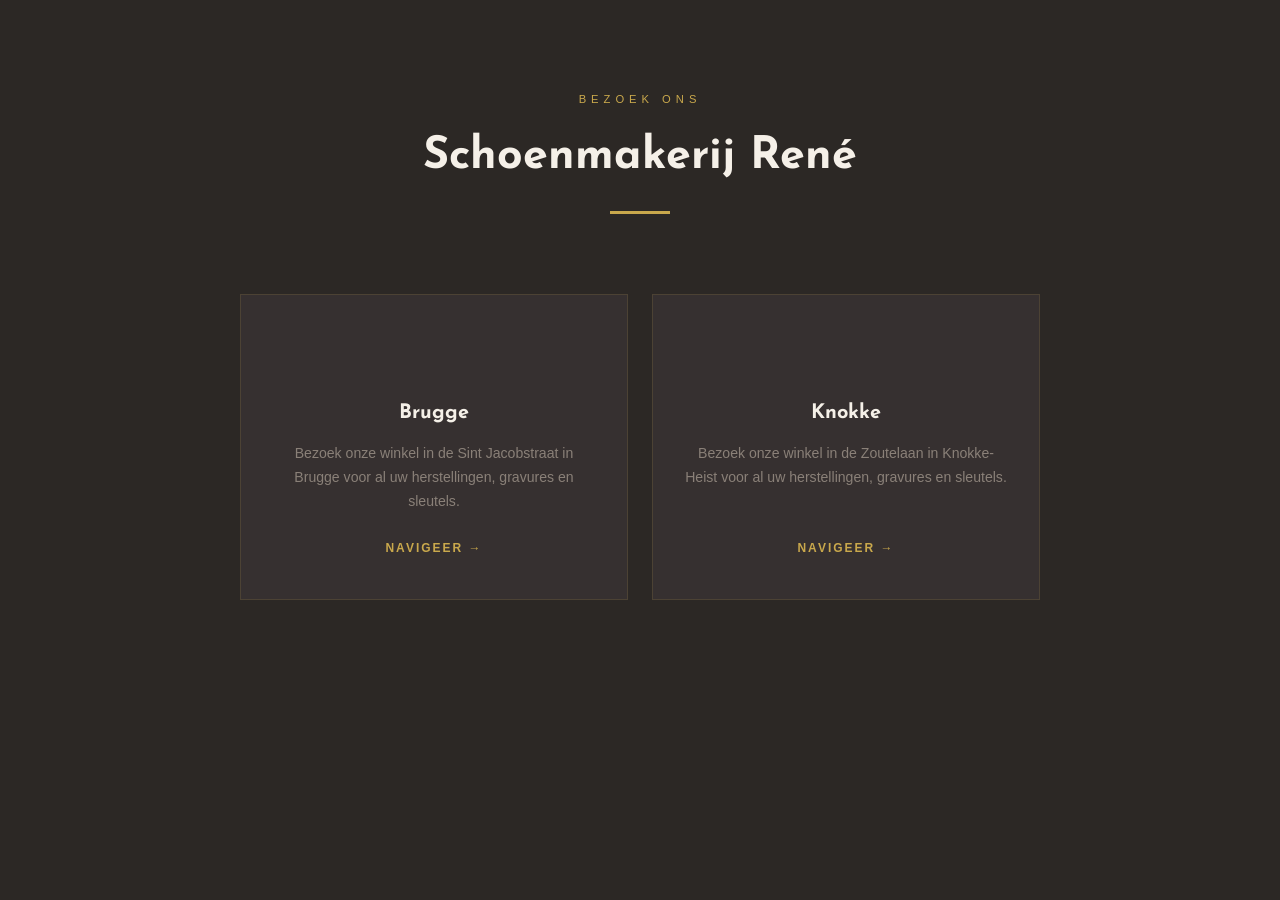
<file: index.html>
<!DOCTYPE html>
<html lang="nl">

<head>
    <meta charset="UTF-8" />
    <meta name="viewport" content="width=device-width, initial-scale=1.0" />
    <title>Schoenmakerij René</title>
    <link href="https://fonts.googleapis.com/css2?family=Josefin+Sans:wght@100;300;400;600;700&display=swap"
        rel="stylesheet" />
    <link rel="stylesheet" href="./CSS/style.css" />
</head>

<body>
    <!-- ══ ONZE WINKELS ══ -->
    <section id="winkels">
        <div class="section-header-centered">
            <p class="section-label">Bezoek ons</p>
            <h2 class="section-title">Schoenmakerij René</h2>
            <div class="gold-divider"></div>
        </div>

        <div class="tiles-grid location-grid">

            <!-- Kaart Brugge -->
                <a href="https://schoenmakerijrene.be/" class="tile" target="_blank" rel="noopener">
                    <div class="tile-icon">
                        <svg xmlns="http://www.w3.org/2000/svg" viewBox="0 0 24 24" fill="none" stroke="currentColor"
                            stroke-width="1.5" stroke-linecap="round" stroke-linejoin="round">
                            <path d="M15 10.5a3 3 0 11-6 0 3 3 0 016 0z" />
                            <path d="M19.5 10.5c0 7.142-7.5 11.25-7.5 11.25S4.5 17.642 4.5 10.5a7.5 7.5 0 1115 0z" />
                        </svg>
                    </div>
                    <h3 class="tile-title">Brugge</h3>
                    <p class="tile-desc">Bezoek onze winkel in de Sint Jacobstraat in Brugge voor al uw herstellingen, gravures en
                        sleutels.</p>
                    <span class="tile-link">Navigeer →</span>
                </a>
            <!-- Kaart Knokke -->
                <a href="Landing.html" class="tile" target="_blank" rel="noopener">
                    <div class="tile-icon">
                        <svg xmlns="http://www.w3.org/2000/svg" viewBox="0 0 24 24" fill="none" stroke="currentColor"
                            stroke-width="1.5" stroke-linecap="round" stroke-linejoin="round">
                            <path d="M15 10.5a3 3 0 11-6 0 3 3 0 016 0z" />
                            <path d="M19.5 10.5c0 7.142-7.5 11.25-7.5 11.25S4.5 17.642 4.5 10.5a7.5 7.5 0 1115 0z" />
                        </svg>
                    </div>
                    <h3 class="tile-title">Knokke</h3>
                    <p class="tile-desc">Bezoek onze winkel in de Zoutelaan in Knokke-Heist voor al uw herstellingen, gravures en
                        sleutels.
                    </p>
                    <span class="tile-link">Navigeer →</span>
                </a>
        </div>
    </section>

</body>

</html>
</file>
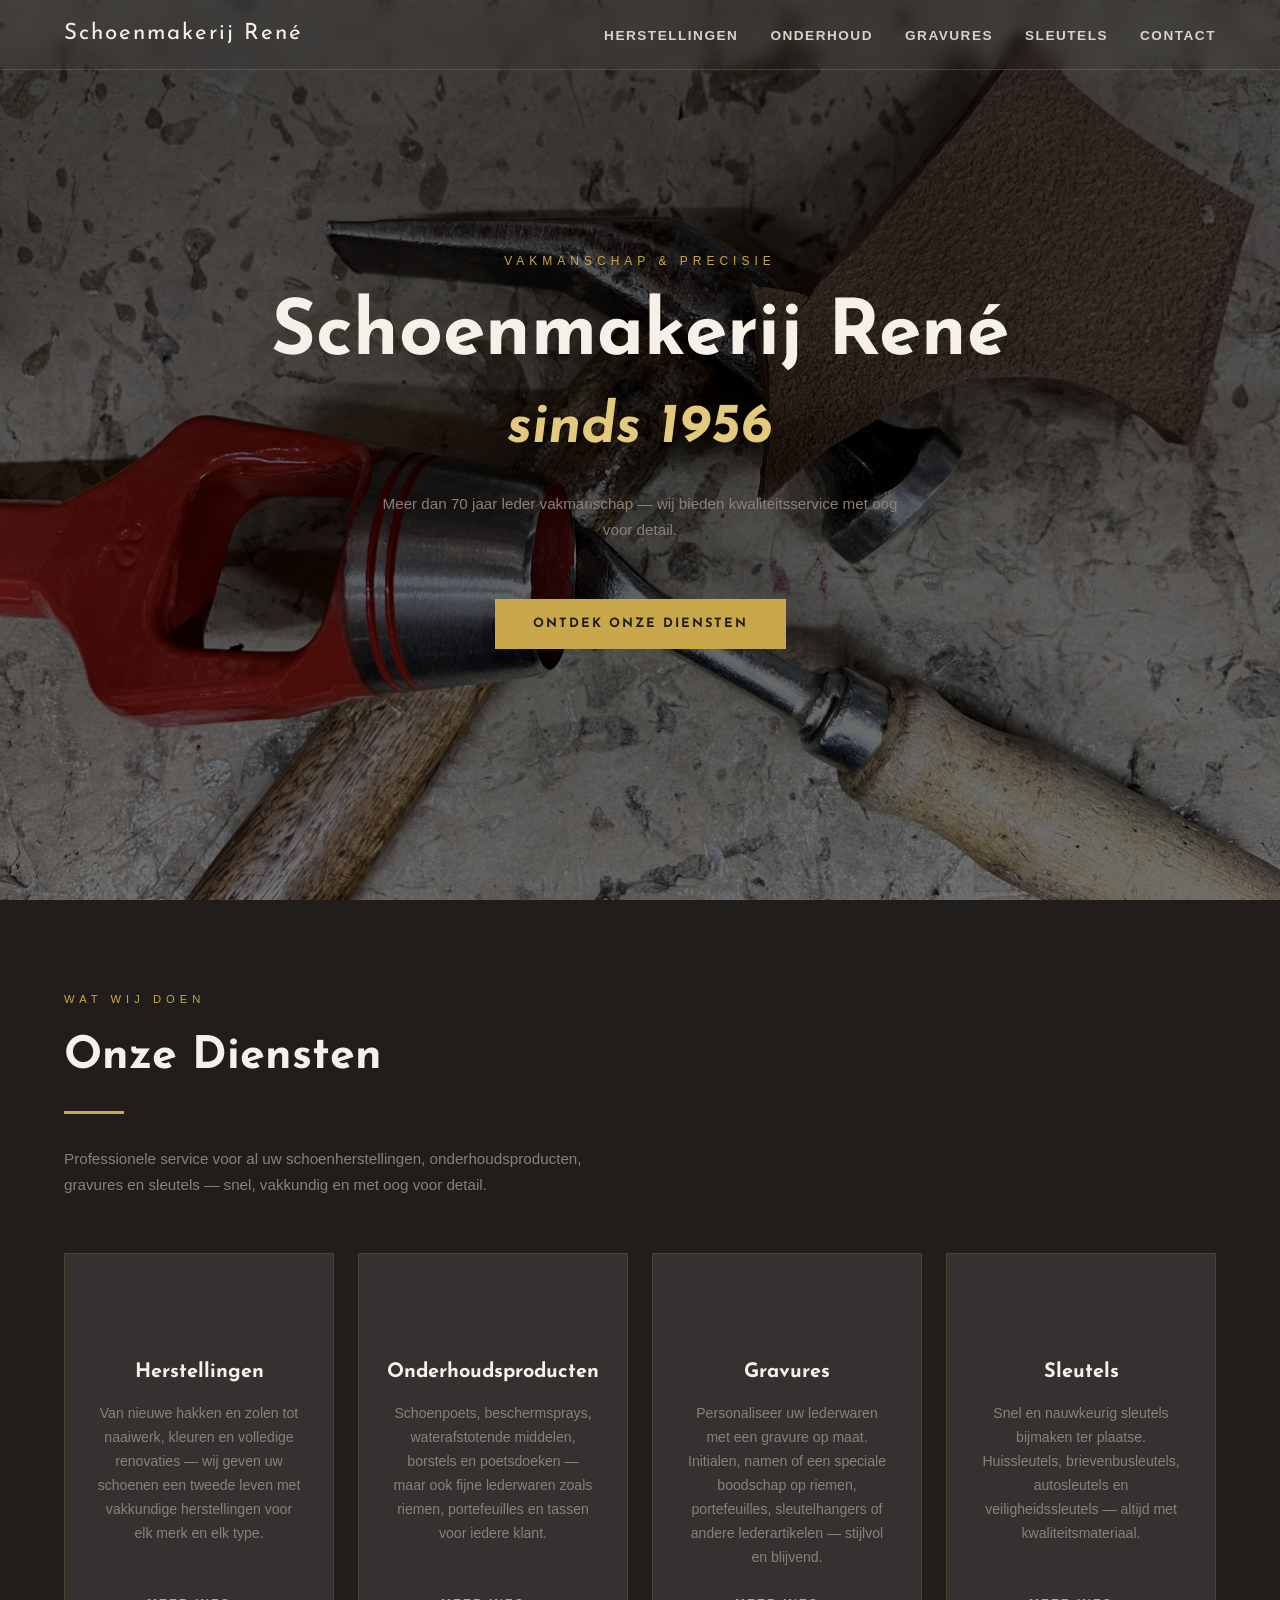
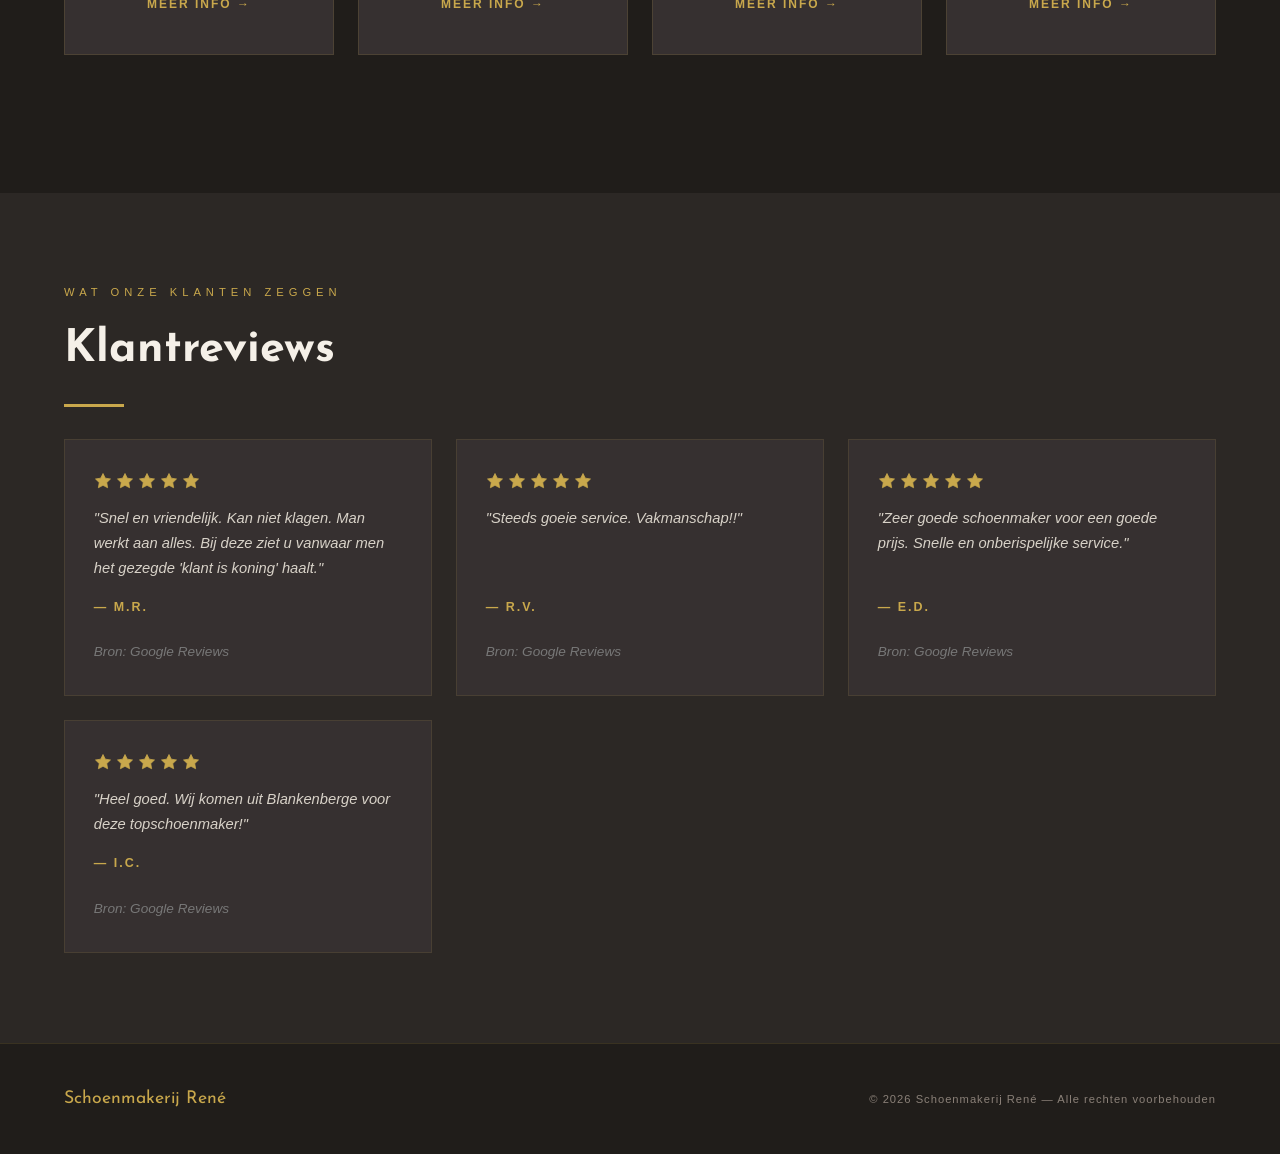
<file: Landing.html>
<!DOCTYPE html>
<html lang="nl">

<head>
    <meta charset="UTF-8" />
    <meta name="viewport" content="width=device-width, initial-scale=1.0" />
    <title>Schoenmakerij René</title>
    <link href="https://fonts.googleapis.com/css2?family=Josefin+Sans:wght@100;300;400;600;700&display=swap"
        rel="stylesheet" />
    <link rel="stylesheet" href="./CSS/style.css" />
</head>

<body>
    

    <!-- ══ NAVIGATIE ══ -->
    <section class="hero">
        <nav>
            <a href="Landing.html" class="nav-logo"><span>Schoenmakerij René</span></a>
            <ul class="nav-links">
                <li><a href="./Herstellingen/Repair.html">Herstellingen</a></li>
                <li><a href="./Care/Care.html">Onderhoud</a></li>
                <li><a href="./Gravures/Gravures.html">Gravures</a></li>
                <li><a href="./Keys/Keys.html">Sleutels</a></li>
                <li><a href="./Contact/Contact.html">Contact</a></li>
            </ul>
        </nav>

        <!-- ══ HERO ══ -->

        <p class="hero-eyebrow">Vakmanschap &amp; Precisie</p>
        <h1>Schoenmakerij René<br /><em> sinds 1956</em></h1>
        <p class="section-subtitle">Meer dan 70 jaar leder vakmanschap — wij bieden kwaliteitsservice met oog voor
            detail.
        </p>
        <a href="#diensten" class="btn-gold">Ontdek onze diensten</a>
    </section>

    <!-- ══ DIENSTEN TEGELS ══ -->
    <section id="diensten">
        <div>
            <p class="section-label">Wat wij doen</p>
            <h2 class="section-title">Onze Diensten</h2>
            <div class="gold-divider"></div>
            <p class="section-subtitle">Professionele service voor al uw schoenherstellingen, onderhoudsproducten,
                gravures en sleutels — snel, vakkundig en met oog voor detail.</p>
        </div>
        <div class="tiles-grid">
            <div class="tiles-grid">

                <!-- Tegel 1: Herstellingen -->
                <a href="./Herstellingen/Repair.html" class="tile" id="herstellingen">
                    <div class="tile-icon">
                        <svg xmlns="http://www.w3.org/2000/svg" viewBox="0 0 24 24" fill="none" stroke="currentColor"
                            stroke-width="1.5" stroke-linecap="round" stroke-linejoin="round">
                            <path
                                d="M14.7 6.3a1 1 0 000 1.4l1.6 1.6a1 1 0 001.4 0l3.77-3.77a6 6 0 01-7.94 7.94l-6.91 6.91a2.12 2.12 0 01-3-3l6.91-6.91a6 6 0 017.94-7.94l-3.76 3.76z" />
                        </svg>
                    </div>
                    <h3 class="tile-title">Herstellingen</h3>
                    <p class="tile-desc">
                        Van nieuwe hakken en zolen tot naaiwerk, kleuren en volledige renovaties — wij geven uw schoenen
                        een tweede leven met vakkundige herstellingen voor elk merk en elk type.
                    </p>
                    <span class="tile-link">Meer info →</span>
                </a>

                <!-- Tegel 2: Onderhoudsproducten -->
                <a href="./Care/Care.html" class="tile" id="onderhoudsproducten">
                    <div class="tile-icon">
                        <svg xmlns="http://www.w3.org/2000/svg" viewBox="0 0 24 24" fill="none" stroke="currentColor"
                            stroke-width="1.5" stroke-linecap="round" stroke-linejoin="round">
                            <path
                                d="M9.5 2A2.5 2.5 0 0112 4.5v1A2.5 2.5 0 019.5 8h-5A2.5 2.5 0 012 5.5v-1A2.5 2.5 0 014.5 2h5z" />
                            <path d="M12 4.5h1.5A5.5 5.5 0 0119 10v0a5.5 5.5 0 01-5.5 5.5H12" />
                            <path d="M9.5 15.5v4a2 2 0 002 2h1a2 2 0 002-2v-4" />
                            <line x1="9.5" y1="8" x2="9.5" y2="15.5" />
                        </svg>
                    </div>
                    <h3 class="tile-title">Onderhoudsproducten</h3>
                    <p class="tile-desc">
                        Schoenpoets, beschermsprays, waterafstotende middelen, borstels en poetsdoeken — maar ook fijne
                        lederwaren zoals riemen, portefeuilles en tassen voor iedere klant.
                    </p>
                    <span class="tile-link">Meer info →</span>
                </a>

                <!-- Tegel 3: Gravures -->
                <a href="./Gravures/Gravures.html" class="tile" id="gravures">
                    <div class="tile-icon">
                        <svg xmlns="http://www.w3.org/2000/svg" viewBox="0 0 24 24" fill="none" stroke="currentColor"
                            stroke-width="1.5" stroke-linecap="round" stroke-linejoin="round">
                            <path d="M12 20h9" />
                            <path d="M16.5 3.5a2.121 2.121 0 013 3L7 19l-4 1 1-4L16.5 3.5z" />
                        </svg>
                    </div>
                    <h3 class="tile-title">Gravures</h3>
                    <p class="tile-desc">
                        Personaliseer uw lederwaren met een gravure op maat. Initialen, namen of een speciale boodschap
                        op riemen, portefeuilles, sleutelhangers of andere lederartikelen — stijlvol en blijvend.
                    </p>
                    <span class="tile-link">Meer info →</span>
                </a>

                <!-- Tegel 4: Sleutels -->
                <a href="/Keys/Keys.html" class="tile" id="sleutels">
                    <div class="tile-icon">
                        <svg xmlns="http://www.w3.org/2000/svg" viewBox="0 0 24 24" fill="none" stroke="currentColor"
                            stroke-width="1.5" stroke-linecap="round" stroke-linejoin="round">
                            <path
                                d="M21 2l-2 2m-7.61 7.61a5.5 5.5 0 11-7.778 7.778 5.5 5.5 0 017.777-7.777zm0 0L15.5 7.5m0 0l3 3L22 7l-3-3m-3.5 3.5L19 4" />
                        </svg>
                    </div>
                    <h3 class="tile-title">Sleutels</h3>
                    <p class="tile-desc">
                        Snel en nauwkeurig sleutels bijmaken ter plaatse. Huissleutels, brievenbusleutels, autosleutels
                        en veiligheidssleutels — altijd met kwaliteitsmateriaal.
                    </p>
                    <span class="tile-link">Meer info →</span>
                </a>

            </div>
    </section>
    <!-- ══ REVIEWS ══ -->
    <section class="reviews-section">
        <p class="section-label">Wat onze klanten zeggen</p>
        <h2 class="section-title">Klantreviews</h2>
        <div class="gold-divider"></div>
        <div class="reviews-grid">

            <div class="review-card">
                <div class="review-stars">
                    <svg viewBox="0 0 24 24">
                        <polygon
                            points="12,2 15.09,8.26 22,9.27 17,14.14 18.18,21.02 12,17.77 5.82,21.02 7,14.14 2,9.27 8.91,8.26" />
                    </svg>
                    <svg viewBox="0 0 24 24">
                        <polygon
                            points="12,2 15.09,8.26 22,9.27 17,14.14 18.18,21.02 12,17.77 5.82,21.02 7,14.14 2,9.27 8.91,8.26" />
                    </svg>
                    <svg viewBox="0 0 24 24">
                        <polygon
                            points="12,2 15.09,8.26 22,9.27 17,14.14 18.18,21.02 12,17.77 5.82,21.02 7,14.14 2,9.27 8.91,8.26" />
                    </svg>
                    <svg viewBox="0 0 24 24">
                        <polygon
                            points="12,2 15.09,8.26 22,9.27 17,14.14 18.18,21.02 12,17.77 5.82,21.02 7,14.14 2,9.27 8.91,8.26" />
                    </svg>
                    <svg viewBox="0 0 24 24">
                        <polygon
                            points="12,2 15.09,8.26 22,9.27 17,14.14 18.18,21.02 12,17.77 5.82,21.02 7,14.14 2,9.27 8.91,8.26" />
                    </svg>
                </div>
                <p class="review-text">"Snel en vriendelijk. Kan niet klagen. Man werkt aan alles. Bij deze ziet u
                    vanwaar men
                    het gezegde 'klant is koning' haalt."</p>
                <p class="review-author">— M.R.</p>
                <p class="review-source">Bron: Google Reviews</p>
            </div>

            <div class="review-card">
                <div class="review-stars">
                    <svg viewBox="0 0 24 24">
                        <polygon
                            points="12,2 15.09,8.26 22,9.27 17,14.14 18.18,21.02 12,17.77 5.82,21.02 7,14.14 2,9.27 8.91,8.26" />
                    </svg>
                    <svg viewBox="0 0 24 24">
                        <polygon
                            points="12,2 15.09,8.26 22,9.27 17,14.14 18.18,21.02 12,17.77 5.82,21.02 7,14.14 2,9.27 8.91,8.26" />
                    </svg>
                    <svg viewBox="0 0 24 24">
                        <polygon
                            points="12,2 15.09,8.26 22,9.27 17,14.14 18.18,21.02 12,17.77 5.82,21.02 7,14.14 2,9.27 8.91,8.26" />
                    </svg>
                    <svg viewBox="0 0 24 24">
                        <polygon
                            points="12,2 15.09,8.26 22,9.27 17,14.14 18.18,21.02 12,17.77 5.82,21.02 7,14.14 2,9.27 8.91,8.26" />
                    </svg>
                    <svg viewBox="0 0 24 24">
                        <polygon
                            points="12,2 15.09,8.26 22,9.27 17,14.14 18.18,21.02 12,17.77 5.82,21.02 7,14.14 2,9.27 8.91,8.26" />
                    </svg>
                </div>
                <p class="review-text">"Steeds goeie service. Vakmanschap!!"</p>
                <p class="review-author">— R.V.</p>
                <p class="review-source">Bron: Google Reviews</p>
            </div>

            <div class="review-card">
                <div class="review-stars">
                    <svg viewBox="0 0 24 24">
                        <polygon
                            points="12,2 15.09,8.26 22,9.27 17,14.14 18.18,21.02 12,17.77 5.82,21.02 7,14.14 2,9.27 8.91,8.26" />
                    </svg>
                    <svg viewBox="0 0 24 24">
                        <polygon
                            points="12,2 15.09,8.26 22,9.27 17,14.14 18.18,21.02 12,17.77 5.82,21.02 7,14.14 2,9.27 8.91,8.26" />
                    </svg>
                    <svg viewBox="0 0 24 24">
                        <polygon
                            points="12,2 15.09,8.26 22,9.27 17,14.14 18.18,21.02 12,17.77 5.82,21.02 7,14.14 2,9.27 8.91,8.26" />
                    </svg>
                    <svg viewBox="0 0 24 24">
                        <polygon
                            points="12,2 15.09,8.26 22,9.27 17,14.14 18.18,21.02 12,17.77 5.82,21.02 7,14.14 2,9.27 8.91,8.26" />
                    </svg>
                    <svg viewBox="0 0 24 24">
                        <polygon
                            points="12,2 15.09,8.26 22,9.27 17,14.14 18.18,21.02 12,17.77 5.82,21.02 7,14.14 2,9.27 8.91,8.26" />
                    </svg>
                </div>
                <p class="review-text">"Zeer goede schoenmaker voor een goede prijs. Snelle en onberispelijke service."
                </p>
                <p class="review-author">— E.D.</p>
                <p class="review-source">Bron: Google Reviews</p>
            </div>

            <div class="review-card">
                <div class="review-stars">
                    <svg viewBox="0 0 24 24">
                        <polygon
                            points="12,2 15.09,8.26 22,9.27 17,14.14 18.18,21.02 12,17.77 5.82,21.02 7,14.14 2,9.27 8.91,8.26" />
                    </svg>
                    <svg viewBox="0 0 24 24">
                        <polygon
                            points="12,2 15.09,8.26 22,9.27 17,14.14 18.18,21.02 12,17.77 5.82,21.02 7,14.14 2,9.27 8.91,8.26" />
                    </svg>
                    <svg viewBox="0 0 24 24">
                        <polygon
                            points="12,2 15.09,8.26 22,9.27 17,14.14 18.18,21.02 12,17.77 5.82,21.02 7,14.14 2,9.27 8.91,8.26" />
                    </svg>
                    <svg viewBox="0 0 24 24">
                        <polygon
                            points="12,2 15.09,8.26 22,9.27 17,14.14 18.18,21.02 12,17.77 5.82,21.02 7,14.14 2,9.27 8.91,8.26" />
                    </svg>
                    <svg viewBox="0 0 24 24">
                        <polygon
                            points="12,2 15.09,8.26 22,9.27 17,14.14 18.18,21.02 12,17.77 5.82,21.02 7,14.14 2,9.27 8.91,8.26" />
                    </svg>
                </div>
                <p class="review-text">"Heel goed. Wij komen uit Blankenberge voor deze topschoenmaker!"</p>
                <p class="review-author">— I.C.</p>
                <p class="review-source">Bron: Google Reviews</p>
            </div>

    </section>

    <!-- ══ FOOTER ══ -->
    <footer>
        <a href="index.html" class="footer-logo">Schoenmakerij René</a>
        <p class="footer-copy">© 2026 Schoenmakerij René — Alle rechten voorbehouden</p>
    </footer>

</body>

</html>
</file>
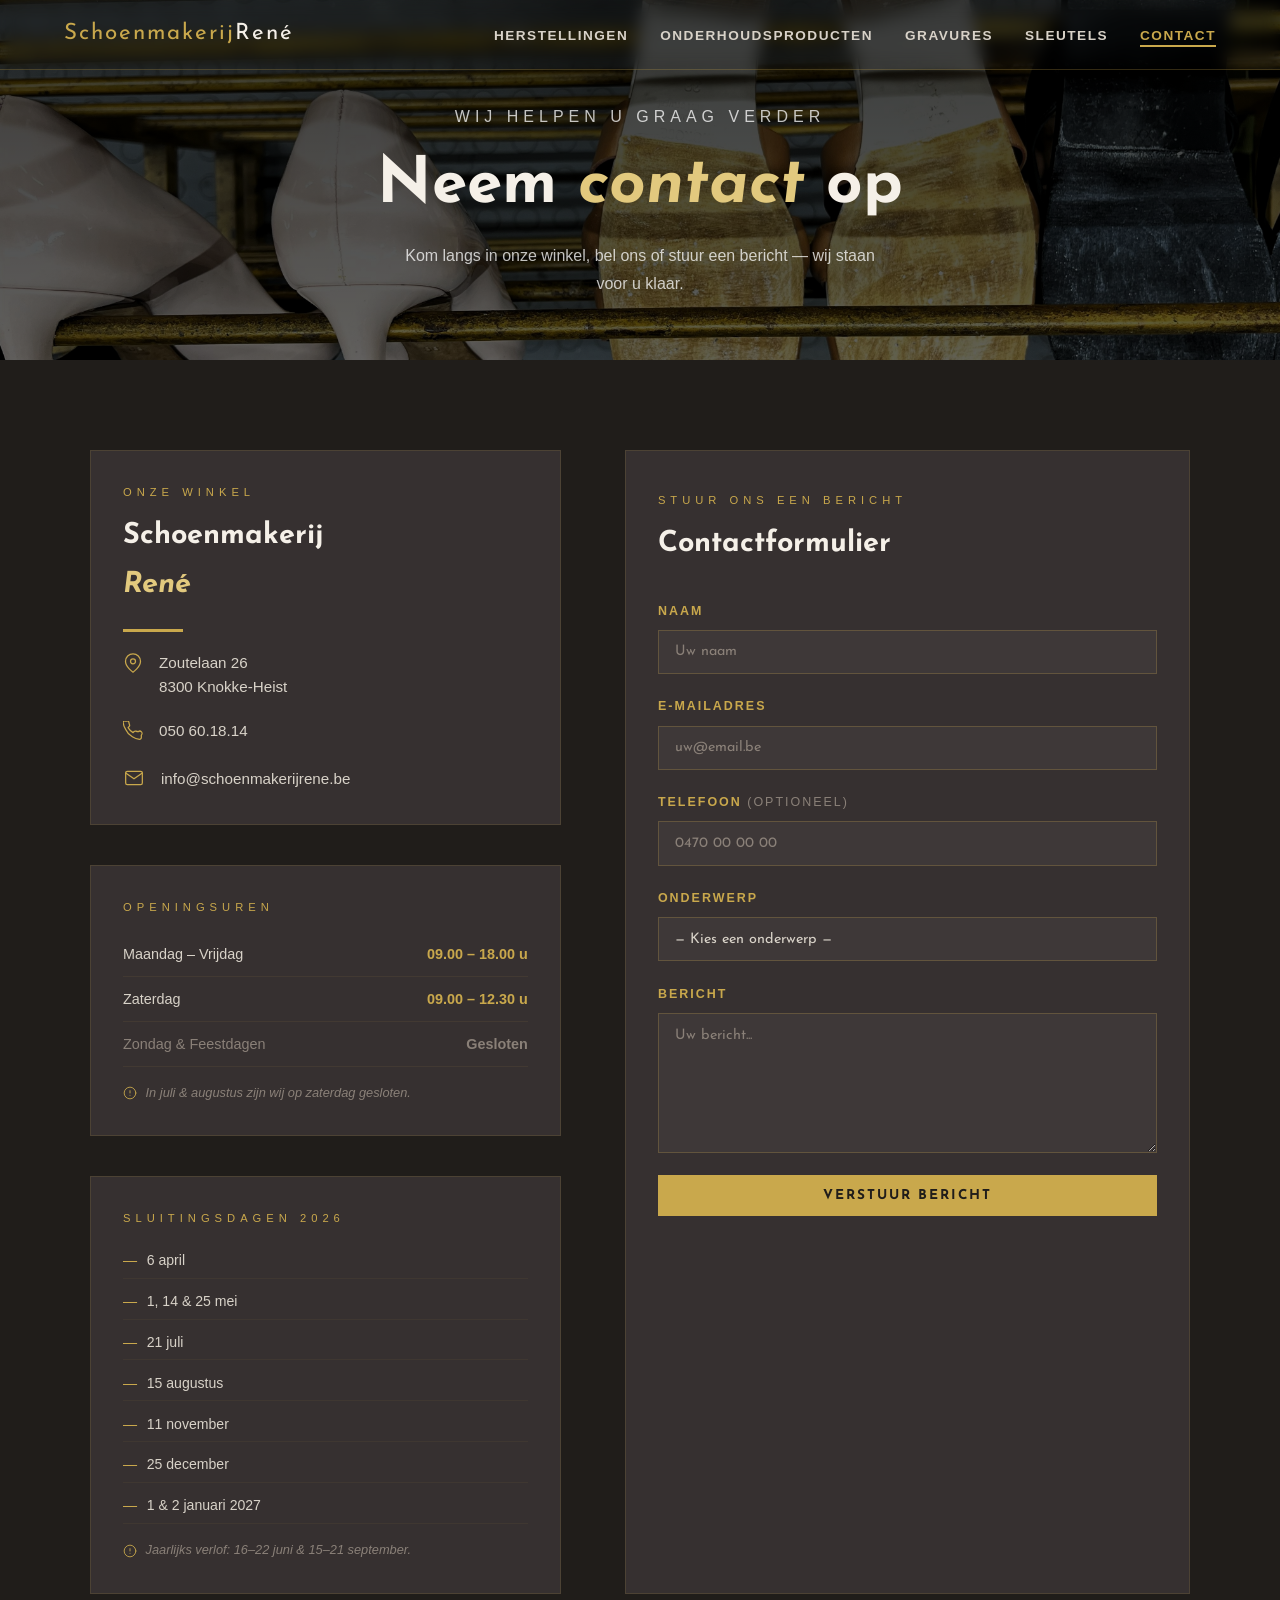
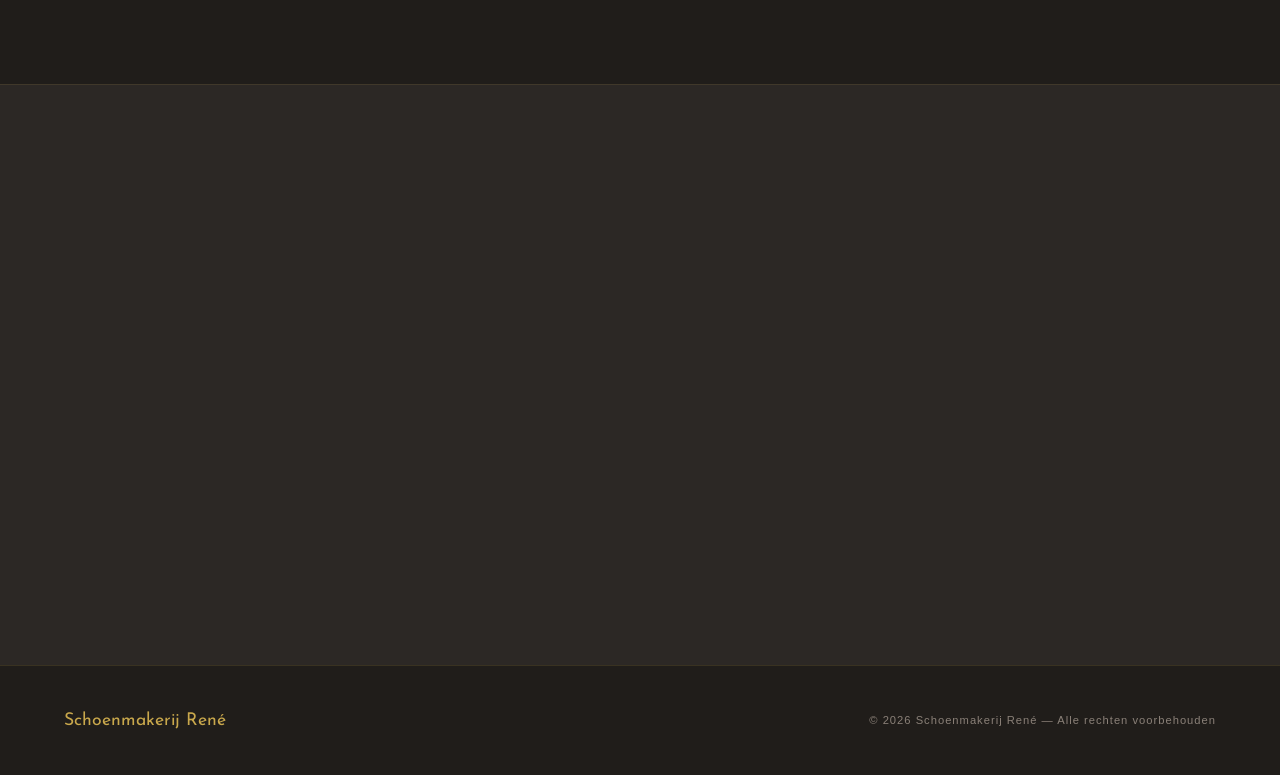
<file: Contact/Contact.html>
<!DOCTYPE html>
<html lang="nl">

<head>
    <meta charset="UTF-8" />
    <meta name="viewport" content="width=device-width, initial-scale=1.0" />
    <title>Contact — Schoenmakerij René</title>
    <link href="https://fonts.googleapis.com/css2?family=Josefin+Sans:wght@100;300;400;600;700&display=swap"
        rel="stylesheet" />
    <link rel="stylesheet" href="../CSS/style.css" />
    <link rel="stylesheet" href="Contact.css" />
</head>

<body>

    <!-- ══ NAVIGATIE ══ -->
    <nav>
        <a href="../Landing.html" class="nav-logo">Schoenmakerij<span>René</span></a>
        <ul class="nav-links">
            <li><a href="../Herstellingen/Repair.html">Herstellingen</a></li>
            <li><a href="../Care/Care.html">Onderhoudsproducten</a></li>
            <li><a href="../Gravures/Gravures.html">Gravures</a></li>
            <li><a href="../Keys/Keys.html">Sleutels</a></li>
            <li><a href="Contact.html" class="active">Contact</a></li>
        </ul>
    </nav>

    <!-- ══ PAGE HERO ══ -->
    <section class="page-hero">
        <p class="hero-eyebrow">Wij helpen u graag verder</p>
        <h1>Neem <em>contact</em> op</h1>
        <p>Kom langs in onze winkel, bel ons of stuur een bericht — wij staan voor u klaar.</p>
    </section>

    <!-- ══ CONTACT GRID ══ -->
    <section class="contact-page-section">
        <div class="contact-page-grid">

            <!-- Linkerkolom: info -->
            <div class="contact-info-col">

                <div class="contact-info-block">
                    <p class="section-label">Onze winkel</p>
                    <h2 class="section-title" style="font-size:1.8rem;">Schoenmakerij<br /><em
                            style="color:var(--gold-light); font-style:italic;">René</em></h2>
                    <div class="gold-divider" style="margin: 1.2rem 0;"></div>

                    <div class="contact-detail">
                        <span class="contact-icon">
                            <svg xmlns="http://www.w3.org/2000/svg" viewBox="0 0 24 24" fill="none"
                                stroke="currentColor" stroke-width="1.5" stroke-linecap="round" stroke-linejoin="round">
                                <path d="M21 10c0 7-9 13-9 13s-9-6-9-13a9 9 0 0118 0z" />
                                <circle cx="12" cy="10" r="3" />
                            </svg>
                        </span>
                        <span>Zoutelaan 26<br />8300 Knokke-Heist</span>
                    </div>

                    <div class="contact-detail">
                        <span class="contact-icon">
                            <svg xmlns="http://www.w3.org/2000/svg" viewBox="0 0 24 24" fill="none"
                                stroke="currentColor" stroke-width="1.5" stroke-linecap="round" stroke-linejoin="round">
                                <path
                                    d="M22 16.92v3a2 2 0 01-2.18 2 19.79 19.79 0 01-8.63-3.07A19.5 19.5 0 013.07 9.81 19.79 19.79 0 01.1 1.18 2 2 0 012.11 0h3a2 2 0 012 1.72c.127.96.361 1.903.7 2.81a2 2 0 01-.45 2.11L6.09 7.91a16 16 0 006 6l1.27-1.27a2 2 0 012.11-.45c.907.339 1.85.573 2.81.7A2 2 0 0122 16.92z" />
                            </svg>
                        </span>
                        <span>050 60.18.14</span>
                    </div>

                    <div class="contact-detail">
                        <span class="icon">
                            <svg xmlns="http://www.w3.org/2000/svg" viewBox="0 0 24 24" fill="none"
                                stroke="currentColor" stroke-width="1.5" stroke-linecap="round" stroke-linejoin="round">
                                <path d="M4 4h16c1.1 0 2 .9 2 2v12c0 1.1-.9 2-2 2H4c-1.1 0-2-.9-2-2V6c0-1.1.9-2 2-2z" />
                                <polyline points="22,6 12,13 2,6" />
                            </svg>
                        </span>
                        <span>&#105;&#110;&#102;&#111;&#64;&#115;&#99;&#104;&#111;&#101;&#110;&#109;&#97;&#107;&#101;&#114;&#105;&#106;&#114;&#101;&#110;&#101;&#46;&#98;&#101;</span>
                    </div>
                </div>

                <!-- Openingsuren -->
                <div class="contact-hours-block">
                    <p class="section-label" style="margin-bottom:1rem;">Openingsuren</p>
                    <table class="hours-table">
                        <tr>
                            <td>Maandag – Vrijdag</td>
                            <td>09.00 – 18.00 u</td>
                        </tr>
                        <tr>
                            <td>Zaterdag</td>
                            <td>09.00 – 12.30 u</td>
                        </tr>
                        <tr class="closed-row">
                            <td>Zondag &amp; Feestdagen</td>
                            <td>Gesloten</td>
                        </tr>
                    </table>
                    <p class="hours-note">
                        <svg xmlns="http://www.w3.org/2000/svg" viewBox="0 0 24 24" fill="none" stroke="currentColor"
                            stroke-width="1.5" stroke-linecap="round" stroke-linejoin="round"
                            style="width:14px;height:14px;stroke:var(--gold);vertical-align:middle;margin-right:5px;">
                            <circle cx="12" cy="12" r="10" />
                            <line x1="12" y1="8" x2="12" y2="12" />
                            <line x1="12" y1="16" x2="12.01" y2="16" />
                        </svg>
                        In juli &amp; augustus zijn wij op zaterdag gesloten.
                    </p>
                </div>

                <!-- Verlof & sluitingsdagen -->
                <div class="contact-hours-block">
                    <p class="section-label" style="margin-bottom:1rem;">Sluitingsdagen 2026</p>
                    <ul class="closing-list">
                        <li>6 april</li>
                        <li>1, 14 &amp; 25 mei</li>
                        <li>21 juli</li>
                        <li>15 augustus</li>
                        <li>11 november</li>
                        <li>25 december</li>
                        <li>1 &amp; 2 januari 2027</li>
                    </ul>
                    <p class="hours-note" style="margin-top:1rem;">
                        <svg xmlns="http://www.w3.org/2000/svg" viewBox="0 0 24 24" fill="none" stroke="currentColor"
                            stroke-width="1.5" stroke-linecap="round" stroke-linejoin="round"
                            style="width:14px;height:14px;stroke:var(--gold);vertical-align:middle;margin-right:5px;">
                            <circle cx="12" cy="12" r="10" />
                            <line x1="12" y1="8" x2="12" y2="12" />
                            <line x1="12" y1="16" x2="12.01" y2="16" />
                        </svg>
                        Jaarlijks verlof: 16–22 juni &amp; 15–21 september.
                    </p>
                </div>

            </div>

            <!-- Rechterkolom: formulier -->
            <div class="contact-form-col">
                <script src="Contact.js" defer></script>
                <p class="section-label">Stuur ons een bericht</p>
                <h2 class="section-title" style="font-size:1.8rem; margin-bottom:2rem;">Contactformulier</h2>

                <form class="contact-form" id="contactForm">
                    <div class="form-group">
                        <label for="naam">Naam</label>
                        <input type="text" id="naam" name="Naam" placeholder="Uw naam" required />
                    </div>

                    <div class="form-group">
                        <label for="email">E-mailadres</label>
                        <input type="email" id="email" name="E-mail" placeholder="uw@email.be" required />
                    </div>

                    <div class="form-group">
                        <label for="telefoon">Telefoon <span
                                style="color:var(--muted); font-weight:300;">(optioneel)</span></label>
                        <input type="tel" id="telefoon" name="Telefoon" placeholder="0470 00 00 00" />
                    </div>

                    <div class="form-group">
                        <label for="onderwerp">Onderwerp</label>
                        <select id="onderwerp" name="Onderwerp">
                            <option value="">— Kies een onderwerp —</option>
                            <option value="herstellingen">Herstellingen</option>
                            <option value="onderhoudsproducten">Onderhoudsproducten</option>
                            <option value="gravures">Gravures</option>
                            <option value="sleutels">Sleutels</option>
                            <option value="algemeen">Algemeen</option>
                        </select>
                    </div>

                    <div class="form-group">
                        <label for="bericht">Bericht</label>
                        <textarea id="bericht" name="Bericht" rows="6" placeholder="Uw bericht..." required></textarea>
                    </div>

                    <button type="submit" class="btn-gold btn-submit">Verstuur bericht</button>
                </form>
            </div>

        </div>
    </section>

    <!-- ══ KAART ══ -->
    <section class="map-section">
        <iframe
            src="https://www.google.com/maps/embed?pb=!1m18!1m12!1m3!1d2499.1!2d3.2955!3d51.3603!2m3!1f0!2f0!3f0!3m2!1i1024!2i768!4f13.1!3m3!1m2!1s0x47c370b1e1e1e1e1%3A0x1!2sZoutelaan%2026%2C%208300%20Knokke-Heist!5e0!3m2!1snl!2sbe!4v1"
            width="100%" height="400" style="border:0;" allowfullscreen="" loading="lazy"
            referrerpolicy="no-referrer-when-downgrade">
        </iframe>
    </section>

    <!-- ══ FOOTER ══ -->
    <footer>
        <a href="../Landing.html" class="footer-logo">Schoenmakerij René</a>
        <p class="footer-copy">© 2026 Schoenmakerij René — Alle rechten voorbehouden</p>
    </footer>
</body>

</html>
</file>
<file: CSS/style.css>
*,
*::before,
*::after {
  box-sizing: border-box;
  margin: 0;
  padding: 0;
}

:root {
  --dark: #2C2825;
  --darker: #201D1A;
  --card-bg: #363030;
  --accent: #C9A84C;
  --accent-light: #E2C97E;
  --gold: #C9A84C;
  --gold-light: #E2C97E;
  --text: #D8D2C8;
  --muted: #8A8078;
  --white: #F5F0E8;
  --border: rgba(201, 168, 76, 0.18);
}


html {
  scroll-behavior: smooth;
}

body {
  font-family: 'Jost', sans-serif;
  background-color: var(--dark);
  color: var(--text);
  line-height: 1.7;
}

/* ── NAVBAR ── */
nav {
  position: fixed;
  top: 0;
  left: 0;
  right: 0;
  z-index: 1000;
  /* background: rgba(10, 10, 10, 0.95); */
  backdrop-filter: blur(8px);
  border-bottom: 1px solid rgba(201, 168, 76, 0.25);
  display: flex;
  align-items: center;
  justify-content: space-between;
  padding: 0 5%;
  height: 70px;
}

.nav-logo {
  font-family: 'Josefin Sans', sans-serif;
  font-size: 1.4rem;
  color: var(--gold);
  letter-spacing: 2px;
  text-decoration: none;
}

.nav-logo span {
  color: var(--white);
}

.nav-logo span:hover {
  color: var(--gold);
}

.nav-links {
  list-style: none;
  display: flex;
  gap: 2rem;
}

.nav-links a {
  text-decoration: none;
  color: var(--text);
  font-size: 0.85rem;
  font-weight: 600;
  letter-spacing: 1.5px;
  text-transform: uppercase;
  transition: color 0.3s;
  position: relative;
  padding-bottom: 4px;
}

.nav-links a::after {
  content: '';
  position: absolute;
  bottom: 0;
  left: 0;
  width: 0;
  height: 2px;
  background: var(--gold);
  transition: width 0.3s;
}

.nav-links a:hover {
  color: var(--gold);
}

.nav-links a:hover::after {
  width: 100%;
}

/* ── HERO ── */
.hero {
  min-height: 100vh;
  display: flex;
  flex-direction: column;
  align-items: center;
  justify-content: center;
  text-align: center;
  padding: 0 5%;
  background:
    linear-gradient(to bottom, rgba(0, 0, 0, 0.72) 0%, rgba(0, 0, 0, 0.55) 100%),
    url('../images/Winkel_Materiaal.jpg?w=1200&q=80&auto=format&fit=crop') center/cover no-repeat;
}

.hero-eyebrow {
  font-size: 0.75rem;
  letter-spacing: 5px;
  text-transform: uppercase;
  color: var(--gold);
  margin-bottom: 1.2rem;
}

.hero h1 {
  font-family: 'Josefin Sans', sans-serif;
  font-size: clamp(2.5rem, 6vw, 5rem);
  color: var(--white);
  line-height: 1.15;
  margin-bottom: 1.5rem;
}


.hero h1 em {
  font-style: italic;
  color: var(--gold-light);
  font-family: 'Josefin Sans', sans-serif;
  font-size: clamp(1.8rem, 6vw, 3.5rem);
}

.hero .section-subtitle {
  color: var(--muted);
  font-size: 0.95rem;
  max-width: 520px;
  margin-bottom: 3.5rem;
  font-weight: 300;
}


.btn-gold {
  display: inline-block;
  padding: 14px 38px;
  background: var(--gold);
  color: var(--darker);
  font-family: 'Josefin Sans', sans-serif;
  font-weight: 700;
  font-size: 0.8rem;
  letter-spacing: 2px;
  text-transform: uppercase;
  text-decoration: none;
  transition: background 0.3s, transform 0.2s;
}

.btn-gold:hover {
  background: var(--gold-light);
  transform: translateY(-2px);
}

/* ── SECTION SHARED ── */
section {
  padding: 90px 5%;
}

.section-label {
  font-size: 0.7rem;
  letter-spacing: 5px;
  text-transform: uppercase;
  color: var(--gold);
  margin-bottom: 0.6rem;
}

.section-title {
  font-family: 'Josefin Sans', sans-serif;
  font-size: clamp(1.8rem, 3.5vw, 2.8rem);
  color: var(--white);
  margin-bottom: 1rem;
}

.section-subtitle {
  color: var(--muted);
  font-size: 0.95rem;
  max-width: 520px;
  margin-bottom: 3.5rem;
  font-weight: 300;
}

/* ── SERVICES TILES ── */
#diensten {
  background: var(--darker);
}

.tiles-grid {
  display: grid;
  grid-template-columns: repeat(auto-fit, minmax(240px, 1fr));
  gap: 1.5rem;
}

.tile {
  background: var(--card-bg);
  border: 1px solid rgba(201, 168, 76, 0.15);
  padding: 2.5rem 2rem;
  text-decoration: none;
  color: inherit;
  display: flex;
  flex-direction: column;
  align-items: flex-start;
  transition: border-color 0.3s, transform 0.3s, box-shadow 0.3s;
  position: relative;
  overflow: hidden;
}

.tile::before {
  content: '';
  position: absolute;
  bottom: 0;
  left: 0;
  width: 0;
  height: 3px;
  background: var(--gold);
  transition: width 0.4s;
}

.tile:hover {
  border-color: rgba(201, 168, 76, 0.5);
  transform: translateY(-6px);
  box-shadow: 0 20px 40px rgba(0, 0, 0, 0.4);
}

.tile:hover::before {
  width: 100%;
}

.tile-icon {
  font-size: 2.4rem;
  margin-bottom: 1.4rem;
  line-height: 1;
}

.tile-title {
  font-family: 'Josefin Sans', sans-serif;
  font-size: 1.25rem;
  color: var(--white);
  margin-bottom: 0.8rem;
}

.tile-desc {
  font-size: 0.88rem;
  color: var(--muted);
  font-weight: 300;
  line-height: 1.7;
  flex: 1;
}

.tile-link {
  margin-top: 1.5rem;
  font-size: 0.75rem;
  letter-spacing: 2px;
  text-transform: uppercase;
  color: var(--gold);
  font-weight: 600;
}

/* ── DIVIDER ── */
.gold-divider {
  width: 60px;
  height: 3px;
  background: var(--gold);
  margin-bottom: 2rem;
}

/* ── CONTACT SECTION ── */
#contact {
  background: var(--dark);
}

.contact-wrapper {
  display: grid;
  grid-template-columns: 1fr 1.4fr;
  gap: 4rem;
  align-items: start;
}

.contact-info h3 {
  font-family: 'Josefin Sans', sans-serif;
  font-size: 1.5rem;
  color: var(--white);
  margin-bottom: 1rem;
}

.contact-info p {
  color: var(--muted);
  font-size: 0.9rem;
  font-weight: 300;
  margin-bottom: 2rem;
}

.contact-detail {
  display: flex;
  align-items: center;
  gap: 0.8rem;
  margin-bottom: 1rem;
  font-size: 0.9rem;
  color: var(--text);
}

.contact-detail .icon {
  color: var(--gold);
  font-size: 1.1rem;
  width: 24px;
  text-align: center;
}

.contact-form {
  display: flex;
  flex-direction: column;
  gap: 1.2rem;
}

.form-row {
  display: grid;
  grid-template-columns: 1fr 1fr;
  gap: 1.2rem;
}

.form-group {
  display: flex;
  flex-direction: column;
  gap: 0.4rem;
}

.form-group label {
  font-size: 0.72rem;
  letter-spacing: 2px;
  text-transform: uppercase;
  color: var(--gold);
  font-weight: 600;
}

.form-group input,
.form-group textarea,
.form-group select {
  background: var(--card-bg);
  border: 1px solid rgba(201, 168, 76, 0.2);
  color: var(--text);
  padding: 12px 16px;
  font-family: 'Josefin Sans', sans-serif;
  font-size: 0.9rem;
  outline: none;
  transition: border-color 0.3s;
  resize: none;
}

.form-group input:focus,
.form-group textarea:focus,
.form-group select:focus {
  border-color: var(--gold);
}

.form-group select option {
  background: var(--card-bg);
}

.form-group textarea {
  min-height: 130px;
}

/* ── FOOTER ── */
footer {
  background: var(--darker);
  border-top: 1px solid rgba(201, 168, 76, 0.15);
  padding: 2.5rem 5%;
  display: flex;
  align-items: center;
  justify-content: space-between;
  flex-wrap: wrap;
  gap: 1rem;
}

.footer-logo {
  font-family: 'Josefin Sans', sans-serif;
  font-size: 1.1rem;
  color: var(--gold);
  text-decoration: none;
}

.footer-copy{
  font-size: 0.70rem;
  color: var(--muted);
  letter-spacing: 1px;
}


.footer-copyright{
  font-size: 0.70rem;
  color: var(--muted);
  text-decoration: none;
}

/* ── RESPONSIVE ── */
@media (max-width: 768px) {
  .nav-links {
    display: none;
  }

  .contact-wrapper {
    grid-template-columns: 1fr;
    gap: 2.5rem;
  }

  .form-row {
    grid-template-columns: 1fr;
  }
}

.contact-detail .icon {
  color: var(--gold);
  width: 22px;
  height: 22px;
  flex-shrink: 0;
  display: flex;
  align-items: center;
  justify-content: center;
}

.contact-detail .icon svg {
  width: 20px;
  height: 20px;
  stroke: var(--gold);
}

/* ── REVIEWS ── */
.reviews-section {
  background: var(--dark);
  padding: 90px 5%;
}

.reviews-grid {
  display: grid;
  grid-template-columns: repeat(auto-fit, minmax(280px, 1fr));
  gap: 1.5rem;
  margin-top: 1rem;
}

.review-card {
  background: var(--card-bg);
  border: 1px solid rgba(201, 168, 76, 0.12);
  padding: 2rem 1.8rem;
  display: flex;
  flex-direction: column;
  gap: 1rem;
  transition: border-color 0.3s, transform 0.3s;
}

.review-card:hover {
  border-color: rgba(201, 168, 76, 0.4);
  transform: translateY(-4px);
}

.review-stars {
  display: flex;
  gap: 4px;
}

.review-stars svg {
  width: 18px;
  height: 18px;
  fill: var(--gold);
  stroke: var(--gold);
  stroke-width: 1;
}

.review-text {
  font-size: 0.92rem;
  color: var(--text);
  font-style: italic;
  font-weight: 300;
  line-height: 1.7;
  flex: 1;
}

.review-author {
  font-size: 0.78rem;
  letter-spacing: 2px;
  text-transform: uppercase;
  color: var(--gold);
  font-weight: 600;
}

.review-source {
    margin-top: 0.4rem;
    font-size: 0.85rem;
    color: #777;
    font-style: italic;
}

/* ── CTA SECTIE ── */
.cta-section {
  background: var(--darker);
  padding: 90px 5%;
  text-align: center;
  border-top: 1px solid rgba(201, 168, 76, 0.15);
}

.cta-text {
  color: var(--muted);
  font-size: 0.95rem;
  font-weight: 300;
  max-width: 500px;
  margin: 0 auto 2.5rem;
  line-height: 1.8;
}

/* ── ONZE WINKELS ── */
#winkels {
    padding-top: 90px;
    padding-bottom: 90px;
    padding-left: 5%;
    padding-right: 5%;
}

.location-grid {
    grid-template-columns: repeat(2, 1fr);
    max-width: 800px;
    margin: 0 auto;
}

@media (max-width: 768px) {
    .location-grid {
        grid-template-columns: 1fr;
    }
}

.tile {
    text-align: center;
    display: flex;
    flex-direction: column;
    align-items: center;
    margin-bottom: 3rem;
}

.section-header-centered {
    text-align: center;
    display: flex;
    flex-direction: column;
    align-items: center;
    margin-bottom: 3rem;
}
</file>
<file: Contact/Contact.css>
/* ── ACTIVE NAV ── */
.nav-links a.active {
  color: var(--gold);
}
.nav-links a.active::after {
  width: 100%;
}

/* ── PAGE HERO ── */
.page-hero {
  min-height: 40vh;
  background:
    linear-gradient(to bottom, rgba(0,0,0,0.78) 0%, rgba(0,0,0,0.62) 100%),
    url('../images/Winkel_Schoenrek.jpg?w=1600&q=80&auto=format&fit=crop')
    center/cover no-repeat;
  display: flex;
  flex-direction: column;
  align-items: center;
  justify-content: center;
  text-align: center;
  padding: 100px 5% 60px;
}

.page-hero h1 {
  font-family: 'Josefin Sans', sans-serif;
  font-size: clamp(2.2rem, 5vw, 4rem);
  color: var(--white);
  line-height: 1.15;
  margin-bottom: 1.2rem;
}

.page-hero h1 em {
  font-style: italic;
  color: var(--gold-light);
}

.page-hero p {
  max-width: 500px;
  font-size: 1rem;
  color: rgba(255,255,255,0.75);
  font-weight: 300;
}

/* ── CONTACT GRID ── */
.contact-page-section {
  background: var(--darker);
  padding: 90px 5%;
}

.contact-page-grid {
  display: grid;
  grid-template-columns: 1fr 1.2fr;
  gap: 4rem;
  max-width: 1100px;
  margin: 0 auto;
}

/* ── INFO KOLOM ── */
.contact-info-col {
  display: flex;
  flex-direction: column;
  gap: 2.5rem;
}

.contact-info-block,
.contact-hours-block {
  background: var(--card-bg);
  border: 1px solid rgba(201, 168, 76, 0.15);
  padding: 2rem;
}

.contact-detail {
  display: flex;
  align-items: flex-start;
  gap: 1rem;
  margin-bottom: 1.2rem;
  color: var(--text);
  font-size: 0.95rem;
  line-height: 1.6;
}

.contact-detail:last-child {
  margin-bottom: 0;
}

.contact-icon svg {
  width: 20px;
  height: 20px;
  stroke: var(--gold);
  flex-shrink: 0;
  margin-top: 2px;
}

/* ── OPENINGSUREN ── */
.hours-table {
  width: 100%;
  border-collapse: collapse;
  font-size: 0.9rem;
}

.hours-table tr {
  border-bottom: 1px solid rgba(201, 168, 76, 0.08);
}

.hours-table td {
  padding: 0.6rem 0;
  color: var(--text);
}

.hours-table td:last-child {
  text-align: right;
  color: var(--gold);
  font-weight: 600;
}

.hours-table .closed-row td {
  color: var(--muted);
}

.hours-table .closed-row td:last-child {
  color: var(--muted);
}

.hours-note {
  margin-top: 1rem;
  font-size: 0.8rem;
  color: var(--muted);
  font-style: italic;
  line-height: 1.6;
}

/* ── SLUITINGSDAGEN ── */
.closing-list {
  list-style: none;
  display: flex;
  flex-direction: column;
  gap: 0.4rem;
}

.closing-list li {
  font-size: 0.88rem;
  color: var(--text);
  padding: 0.3rem 0;
  border-bottom: 1px solid rgba(201, 168, 76, 0.06);
}

.closing-list li::before {
  content: '—';
  color: var(--gold);
  margin-right: 0.6rem;
}

/* ── FORMULIER KOLOM ── */
.contact-form-col {
  background: var(--card-bg);
  border: 1px solid rgba(201, 168, 76, 0.15);
  padding: 2.5rem 2rem;
}

.contact-form {
  display: flex;
  flex-direction: column;
  gap: 1.4rem;
}

.form-group {
  display: flex;
  flex-direction: column;
  gap: 0.5rem;
}

.form-group label {
  font-size: 0.78rem;
  letter-spacing: 2px;
  text-transform: uppercase;
  color: var(--gold);
  font-weight: 600;
}

.form-group input,
.form-group textarea,
.form-group select {
  width: 100%;
  padding: 0.85rem 1rem;
  background: rgba(255,255,255,0.04);
  border: 1px solid rgba(201, 168, 76, 0.25);
  color: var(--text);
  font-family: 'Josefin Sans', sans-serif;
  font-size: 0.9rem;
  outline: none;
  transition: border-color 0.3s;
  box-sizing: border-box;
}

.form-group input:focus,
.form-group textarea:focus,
.form-group select:focus {
  border-color: var(--gold);
}

.form-group input::placeholder,
.form-group textarea::placeholder {
  color: var(--muted);
}

.form-group select {
  appearance: none;
  cursor: pointer;
}

.form-group select option {
  background: #1a1a1a;
  color: var(--text);
}

.form-group textarea {
  resize: vertical;
  min-height: 140px;
}

.btn-submit {
  width: 100%;
  border: none;
  cursor: pointer;
  font-size: 0.85rem;
}

/* ── KAART ── */
.map-section {
  background: var(--dark);
  border-top: 1px solid rgba(201, 168, 76, 0.12);
}

.map-section iframe {
  display: block;
  filter: grayscale(40%) brightness(0.85);
}

/* ── RESPONSIVE ── */
@media (max-width: 900px) {
  .contact-page-grid {
    grid-template-columns: 1fr;
    gap: 2rem;
  }
}
</file>
